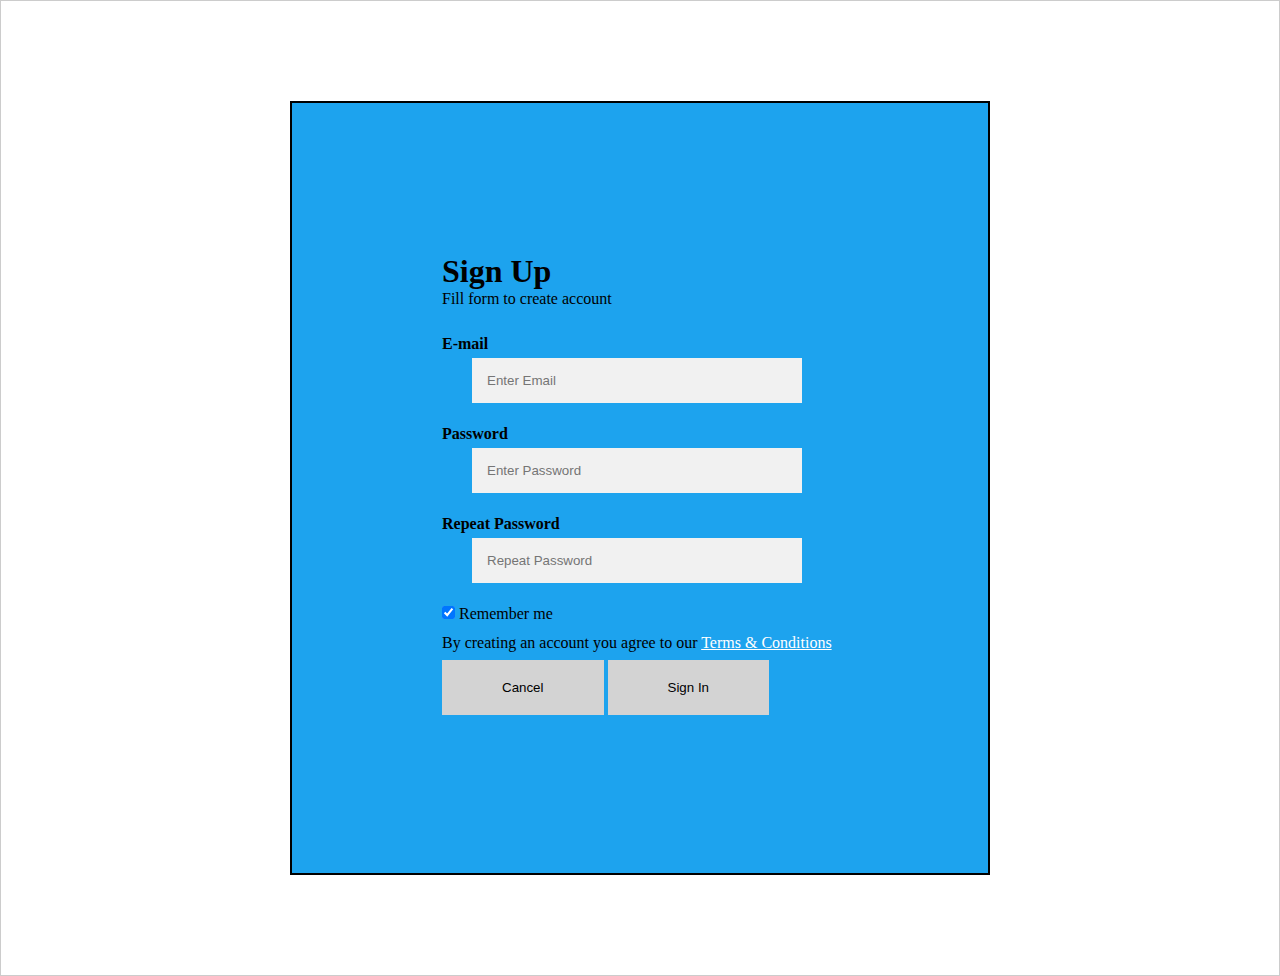
<file: assets/pages/account.html>
<!DOCTYPE html>
<html lang="en">
<head>
    <meta charset="UTF-8">
    <meta http-equiv="X-UA-Compatible" content="IE=edge">
    <title>Account</title>
    <link rel="stylesheet" href="/assets/CSS/account.css">
</head>
<body>
    <form action="/assets/pages/order.html" style="border:1px solid #ccc">
        <div class="container">
          <h1>Sign Up</h1>
          <p>Fill form to create account</p>
          <hr>
      
          <label for="email"><b>E-mail</b></label>
          <input type="text" placeholder="Enter Email" name="email" required>
      
          <label for="pass_word"><b>Password</b></label>
          <input type="password" placeholder="Enter Password" name="psw" required>
      
          <label for="pass_word-repeat"><b>Repeat Password</b></label>
          <input type="password" placeholder="Repeat Password" name="pass_word-repeat" required>
          
          <label>
            <input type="checkbox" checked="checked" name="remember" style="margin-bottom:15px"> Remember me
          </label>

          <p>By creating an account you agree to our <a href="#" style="color: #fff;;">Terms & Conditions</a></p>
         
        
        <div class="signin">
            <button type="button" class="cancel" >Cancel</button>
            <button type="submit" class="login">Sign In</button>
        </div>
    </div> 
    </form>

    <!-- <script src="/assets/javascript/account.js"></script> -->
</body>
</html>
</file>
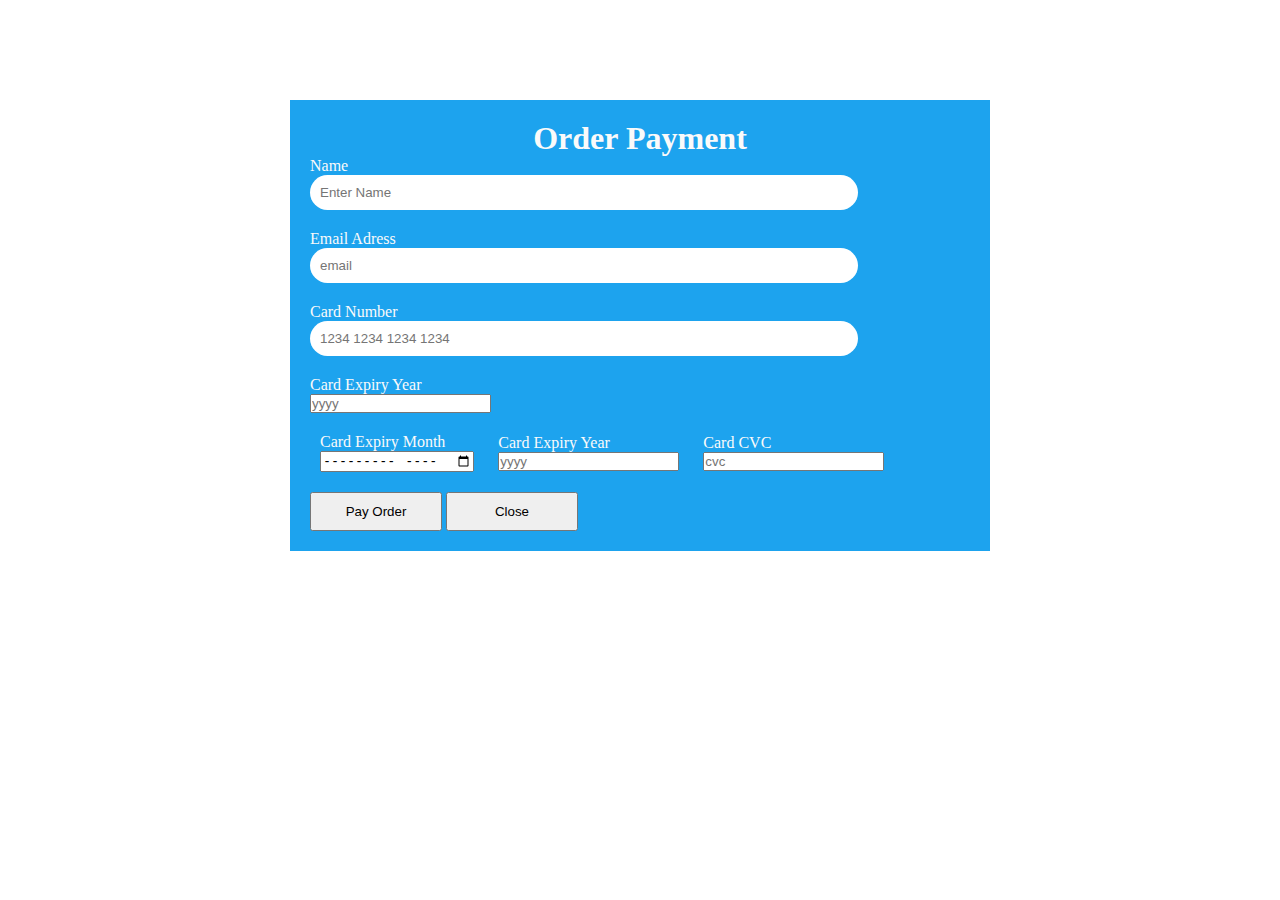
<file: assets/pages/billing.html>
<!DOCTYPE html>
<html lang="en">
<head>
    <meta charset="UTF-8">
    <meta http-equiv="X-UA-Compatible" content="IE=edge">
    <meta name="viewport" content="width=device-width, initial-scale=1.0">
    <link rel="stylesheet" href="/assets/CSS/billing.css">
    <title> Payment</title>
</head>
<body>
    <form action="action">
        <h1>Order Payment</h1>
        <label for="name">Name</label><br>
        <input class="space1" type="text" name="name" id="name" placeholder="Enter Name"><br>

        <label for="email">Email Adress</label><br>
        <input class="space1" type="email" name="email" id="email" placeholder="email"><br>

        <label for="cardnumber">Card Number</label><br>
        <input class="space1" type="number" name="number" id="number" placeholder="1234 1234 1234 1234"><br>

        <label for="cardyear">Card Expiry Year</label><br>
        <input type="year" name="year" id="year" placeholder="yyyy"><br>

        <div class="cardy">
            <label for="cardexpiry">Card Expiry Month</label><br>
            <input type="month" name="month" id="month" placeholder="mm"><br>
        </div>
        <div class="cardy">
            <label for="cardyear">Card Expiry Year</label><br>
            <input type="year" name="year" id="year" placeholder="yyyy"><br>
        </div>
        <div class="cardy">
            <label for="cardCVC">Card CVC</label><br>
            <input type="CVC" name="cvc" id="cvc" placeholder="cvc"><br>
        </div>

        <div class="button">
        <button class="btn" type="button" >Pay Order</button>
        <button class="btn" type="button">Close</button>
        </div>
        




    </form>
    
    
</body>
</html>
</file>
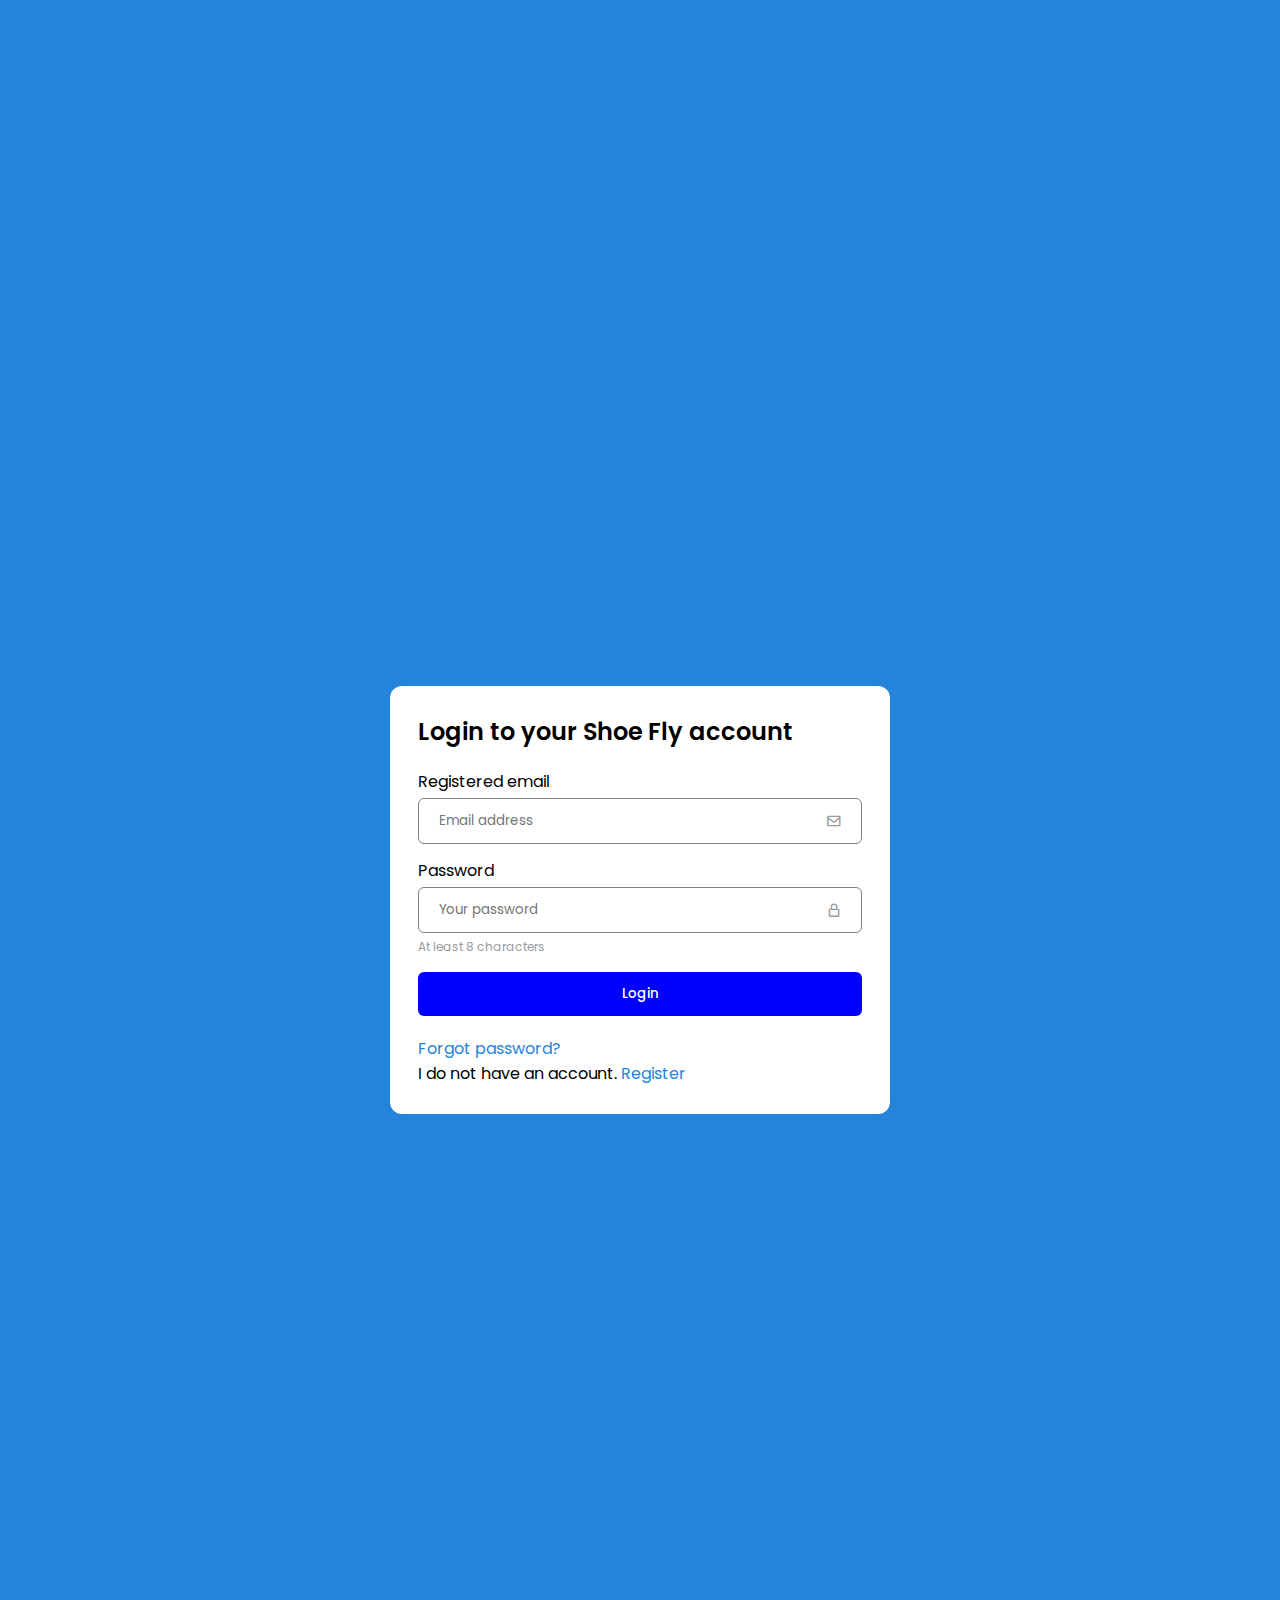
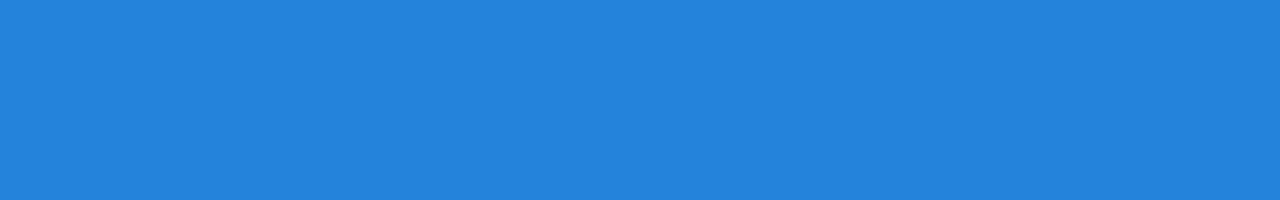
<file: assets/pages/vendor.html>
<!DOCTYPE html>
<html lang="en">
<head>
	<meta charset="UTF-8">
	<meta name="viewport" content="width=device-width, initial-scale=1.0">
	<link href='https://unpkg.com/boxicons@2.0.9/css/boxicons.min.css' rel='stylesheet'>
	<link rel="stylesheet" href="/assets/CSS/vendor.css">
	<title>Shoe Fly Vendor Registration Form</title>
</head>
<body>


	<div class="header">


	</div>
	
	<div class="container">
		<form action="#" class="login active">
			<h2 class="title">Login to your Shoe Fly account</h2>
			<div class="form-group">
				<label for="email">Registered email</label>
				<div class="input-group">
					<input type="email" id="email" placeholder="Email address">
					<i class='bx bx-envelope'></i>
				</div>
			</div>
			<div class="form-group">
				<label for="password">Password</label>
				<div class="input-group">
					<input type="password" pattern=".{8,}" id="password" placeholder="Your password">
					<i class='bx bx-lock-alt' ></i>
				</div>
				<span class="help-text">At least 8 characters</span>
			</div>
			<button type="submit" class="btn-submit">Login</button>
			<a href="#">Forgot password?</a>
			<p>I do not have an account. <a href="#" onclick="switchForm('register', event)">Register</a></p>
		</form>

		<form action="#" class="register">
			<h2 class="title">Get Started, Register your Shoe Fly account</h2>
			<div class="form-group">
				<label for="email">Email</label>
				<div class="input-group">
					<input type="email" id="email" placeholder="Email address">
					<i class='bx bx-envelope'></i>
				</div>
			</div>
			<div class="form-group">
				<label for="password">Password</label>
				<div class="input-group">
					<input type="password" pattern=".{8,}" id="password" placeholder="Your password">
					<i class='bx bx-lock-alt' ></i>
				</div>
				<span class="help-text">At least 8 characters</span>
			</div>
			<div class="form-group">
				<label for="confirm-pass">Confirm password</label>
				<div class="input-group">
					<input type="password" id="confirm-pass" placeholder="Enter password again">
					<i class='bx bx-lock-alt' ></i>
				</div>
				<span class="help-text">Confirm password must be same with password</span>
			</div>
				<!-- additions -->
			<div class="form-group">
				<label for="confirm-pass">Full Name</label>
				<div class="input-group">
					<input type="text" id="confirm-pass" placeholder="Enter your full name">
				</div>
				<span class="help-text">Enter your full name as appears on ID/Passport</span>
			</div>
			<div class="form-group">
				<label for="confirm-pass">Phone number</label>
				<div class="input-group">
					<input type="number" id="confirm-pass" placeholder="Enter your phone number">
				</div>
				<span class="help-text">Enter your phone number</span>
			</div>

			<div class="form-group">
				<label for="confirm-pass">ID/Passport Number</label>
				<div class="input-group">
					<input type="number" id="confirm-pass" placeholder="Please enter your national ID/Passport number">
					<i class='bx bx-lock-alt' ></i>
				</div>
				<span class="help-text">Please enter your national ID/Passport number</span>
			</div>

			<div class="form-group">
				<label for="confirm-pass">Product Type</label>
				<div class="input-group">
					<input type="text" id="confirm-pass" placeholder="What are you selling?">
					<i class='bx bx-lock-alt' ></i>
				</div>
				<span class="help-text">(i.e Furniture, Electronics, Shoes)</span>
			</div>

			<div class="form-group">
				<label for="confirm-pass">Product Description</label>
				<div class="input-group">
					<input type="text" id="confirm-pass" placeholder="Describe what you are selling">
					<i class='bx bx-lock-alt' ></i>
				</div>
				<span class="help-text">(i.e Airfoce 1 Sneakers in good condition)</span>
			</div>

			<div class="form-group">
				<label for="confirm-pass">Serial number/Model number</label>
				<div class="input-group">
					<input type="number" id="confirm-pass" placeholder="Serial number/Model number">
					<i class='bx bx-lock-alt' ></i>
				</div>
				<span class="help-text">Serial number/Model number (if available)</span>
			</div>

			<div class="form-group">
				<label for="confirm-pass">Location</label>
				<div class="input-group">
					<input type="text" id="confirm-pass" placeholder="Please enter your location">
					<i class='bx bx-lock-alt' ></i>
				</div>
				<span class="help-text">(i.e Laikipia Gardens, Oloitoktok Road, Kileleshwa, Nairobi)</span>
			</div>

			<div class="form-group">
				<label for="confirm-pass">Viewing Adress</label>
				<div class="input-group">
					<input type="text" id="confirm-pass" placeholder="For products authentication">
					<i class='bx bx-lock-alt' ></i>
				</div>
				<span class="help-text">Where can clients view and inspect your products?</span>
			</div>

			<div class="form-group">
				<label for="confirm-pass">Emergency Contact Name</label>
				<div class="input-group">
					<input type="text" id="confirm-pass" placeholder="Emergency Contact Name">
					<i class='bx bx-lock-alt' ></i>
				</div>
				<span class="help-text">Who can we call incase of emergency?</span>
			</div>
			

			<div class="form-group">
				<label for="confirm-pass">Emergency Contact Number</label>
				<div class="input-group">
					<input type="number" id="confirm-pass" placeholder="Emergency Contact Number">
					<i class='bx bx-lock-alt' ></i>
				</div>
				<span class="help-text">Who can we call incase of emergency?</span>
			</div>

			<div class="upload">

				<input type="file" id="file" accept="image/*">
				<label for="file" class="lbl">
					<i class="fa-solid fa-file-arrow-up"></i>
					Upload Product image
				</label>


			</div>


			<!-- Additions -->
			<button type="submit" class="btn-submit"> Register</button>
			<p>I already have an account. <a href="#" onclick="switchForm('login', event)">Login</a></p>
		</form>
	</div>
<div>
	
</div>

	<script src="/assets/javascript/vendor.js"></script>
</body>
</html>
</file>
<file: assets/CSS/account.css>
* {
    margin: 0;
    padding: 0;
  }
  /* container */
  .container{
    box-sizing: border-box;
    border: 2px solid black;
    justify-content: center; 
    box-shadow: 10px  #1da3ee;
    width: 700px;
    align-items: center;
    margin: 100px auto;
    padding: 150px;
    background-color: #1da3ee;
  }
  input[type=text], input[type=password] {
    width: 300px;
    height: 60%;
    padding: 15px;
    margin: 5px 30px 22px 30px;
    display: inline-block;
    border: none;
    background: #f1f1f1;
    /* box-sizing: border-box;
    justify-content: center; */
  }

  /* style labels */
  input[type=text]:focus, input[type=password]:focus {
    background-color: #ddd;
    outline: none
  }
  hr {
    border: 1px solid #1da3ee;
    margin-bottom: 25px;
    
  }
 

  /* button section */
  button {
    background-color: lightgray;
    color: black;
    padding: 20px 60px;
    margin: 8px 0;
    border: none;
    cursor: pointer;
    /* width: 70px; */
    /* opacity: 0.9; */

  }
</file>
<file: assets/CSS/billing.css>
*, body{
    margin: 0;
    padding: 0;
    
}
form{
   width: 700px; 
   margin: 100px auto 0;
   padding: 20px;
   background-color: #1da3ee;
   box-sizing: border-box;
   /* box-shadow: 0 0 8px #0000;  */
    color: #fafafa;
}
h1 {
    text-align: center;
}
.space1{
    width:80%;
    padding:10px;
    border: none;
    border-radius: 40px;
    margin-bottom: 20px;
    
}
.cardy{
    display: inline-block;
    padding: 10px;
    border: none;
    /* border-radius: 40px; */
    margin: 10px 0 10px;
}
.btn {
    width:20%;
    padding: 10px;
}
</file>
<file: assets/CSS/vendor.css>
@import url('https://fonts.googleapis.com/css2?family=Poppins:wght@300;400;500;600;700&display=swap');

* {
	margin: 0;
	padding: 0;
	box-sizing: border-box;
	font-family: 'Poppins', sans-serif;
}

:root {

	--bs: #AECFFF;
	--text: #9B9B9B;
}

a {
	color: #2483db;;
	transition: all .3s ease;
	text-decoration: none;
}

a:hover {
	color:blue;
}

body {
	background: #2483db;;
	display: flex;
	justify-content: center;
	align-items: center;
	min-height: 200vh;
	/* padding: 0 16px; */
	padding-top: 0px;
}

.container {
	max-width: 500px;
	width: 100%;
	position: relative;
}
form {
	width: 100%;
	padding: 28px;
	border-radius: 12px;
	background: #fff;
	position: absolute;
	top: 50%;
	transform: translateY(-50%) scale(.8);
	opacity: 0;
	z-index: 100;
	transition: all .3s ease;
	transition-delay: 0s;
}
form.active {
	transform: translateY(-50%);
	opacity: 1;
	z-index: 200;
	transition-delay: .3s;
}
.title {
	font-size: 24px;
	font-weight: 600;
	margin-bottom: 20px;
}
.form-group {
	margin-bottom: 14px;
}
.form-group label {
	display: inline-block;
	margin-bottom: 4px;
}
.input-group {
	width: 100%;
	position: relative;
}
.input-group input {
	padding: 12px 40px 12px 20px;
	outline: none;
	border-radius: 6px;
	border: 1px solid grey;
	width: 100%;
	transition: all .3s ease;
}

/* Validation */
.input-group input:focus,
.input-group input:not(:placeholder-shown) {
	border-color: #2483db;;
	background: grey;
}
.input-group input:focus + i,
.input-group input:not(:placeholder-shown) + i {
	color: #2483db;;
}
.input-group input:focus:valid {
	box-shadow: 0 0 0 4px greenyellow;
}
.input-group input:valid:not(:placeholder-shown) {
	border-color: greenyellow;
}
.input-group input:valid:not(:placeholder-shown) + i {
	color: greenyellow;
}
.input-group input:invalid:not(:placeholder-shown) {
	border-color: red;
}
.input-group input:invalid:not(:placeholder-shown) + i {
	color: red;
}
.input-group input:focus:invalid {
	box-shadow: 0 0 0 4px red;
}
.input-group input:focus,
.input-group input:focus:placeholder-shown {
	box-shadow: 0 0 0 4px var(--bs);
}
/* Validation */

.input-group i {
	position: absolute;
	top: 50%;
	transform: translateY(-50%);
	right: 20px;
	color: var(--text);
	pointer-events: none;
	transition: all .3s ease;
}
.form-group .help-text {
	font-size: 12px;
	color: var(--text);
}



.btn-submit {
	padding: 12px 0;
	display: block;
	width: 100%;
	color: #fff;
	border-radius: 6px;
	cursor: pointer;
	transition: all .3s ease;
	border: none;
	font-weight: 500;
	background: blue;
	margin-bottom: 20px;
}
.btn-submit:hover {
	background: #2483db;;
}
</file>
